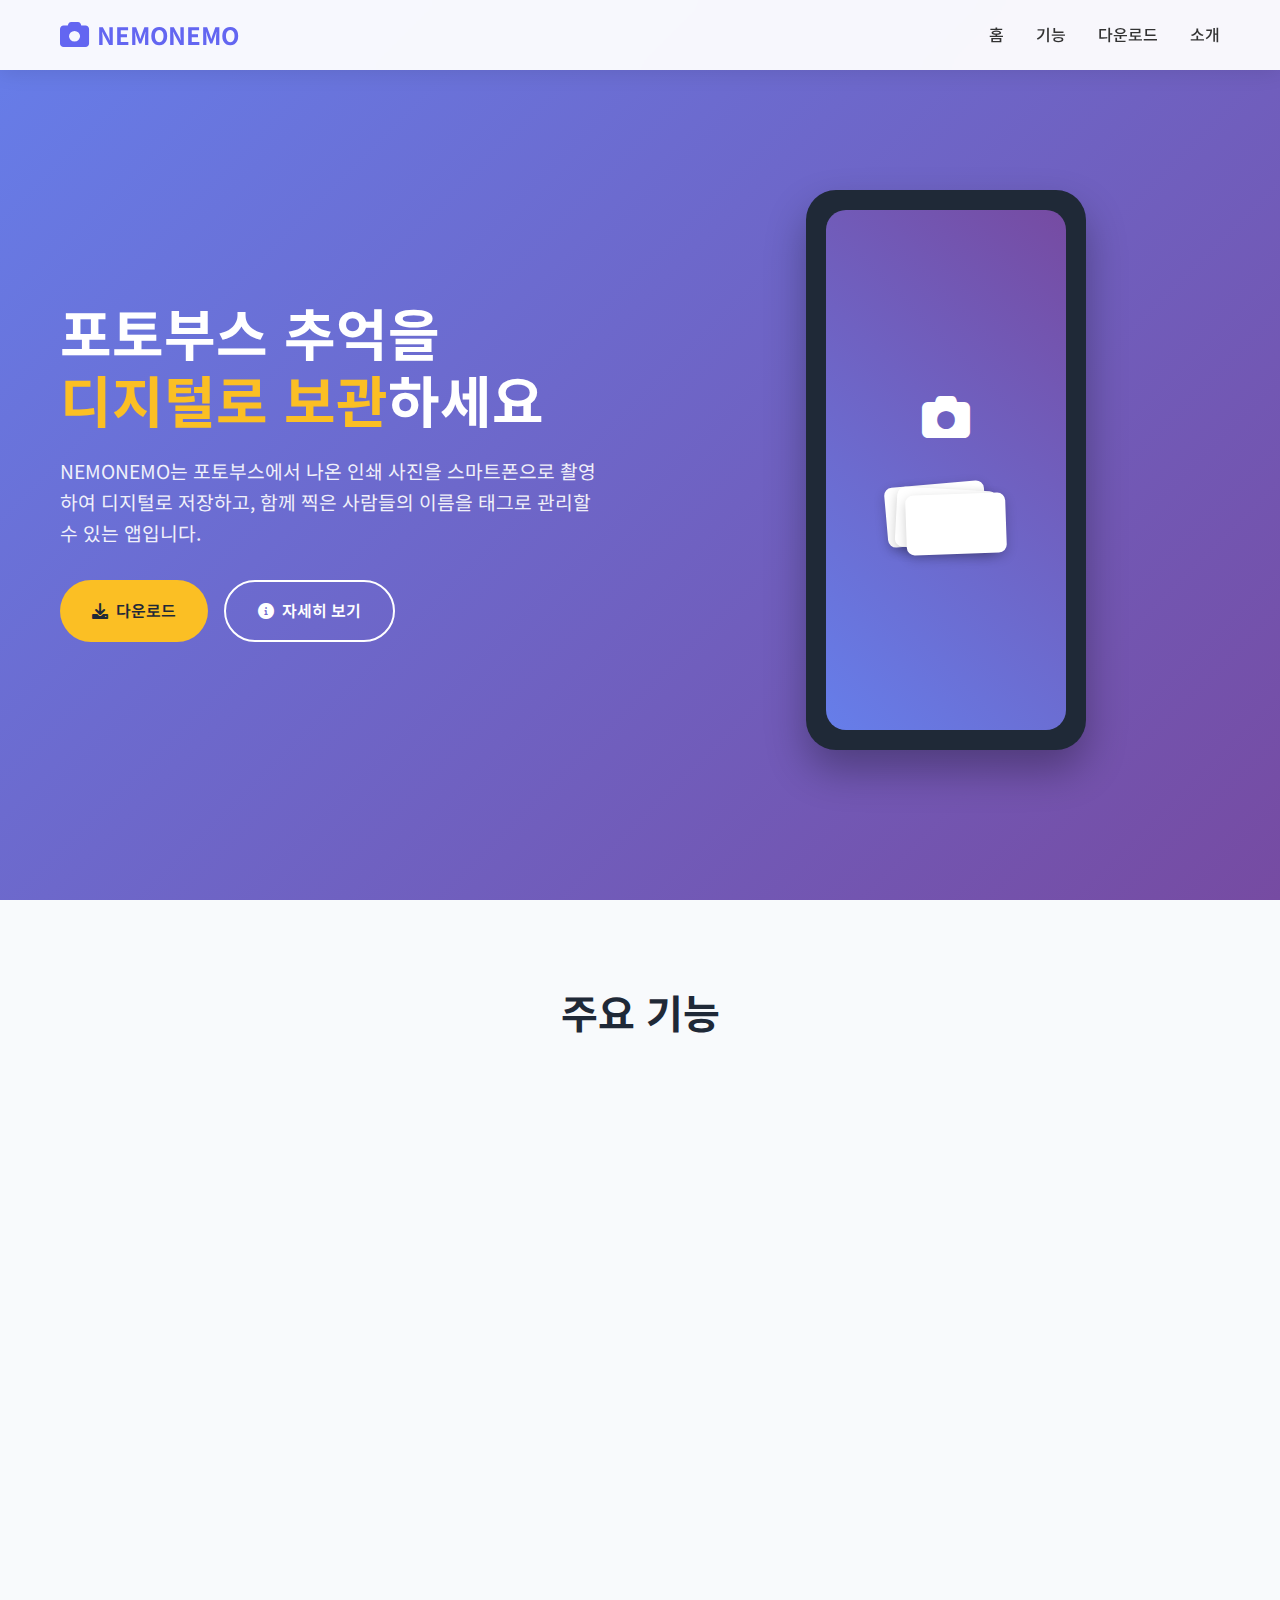
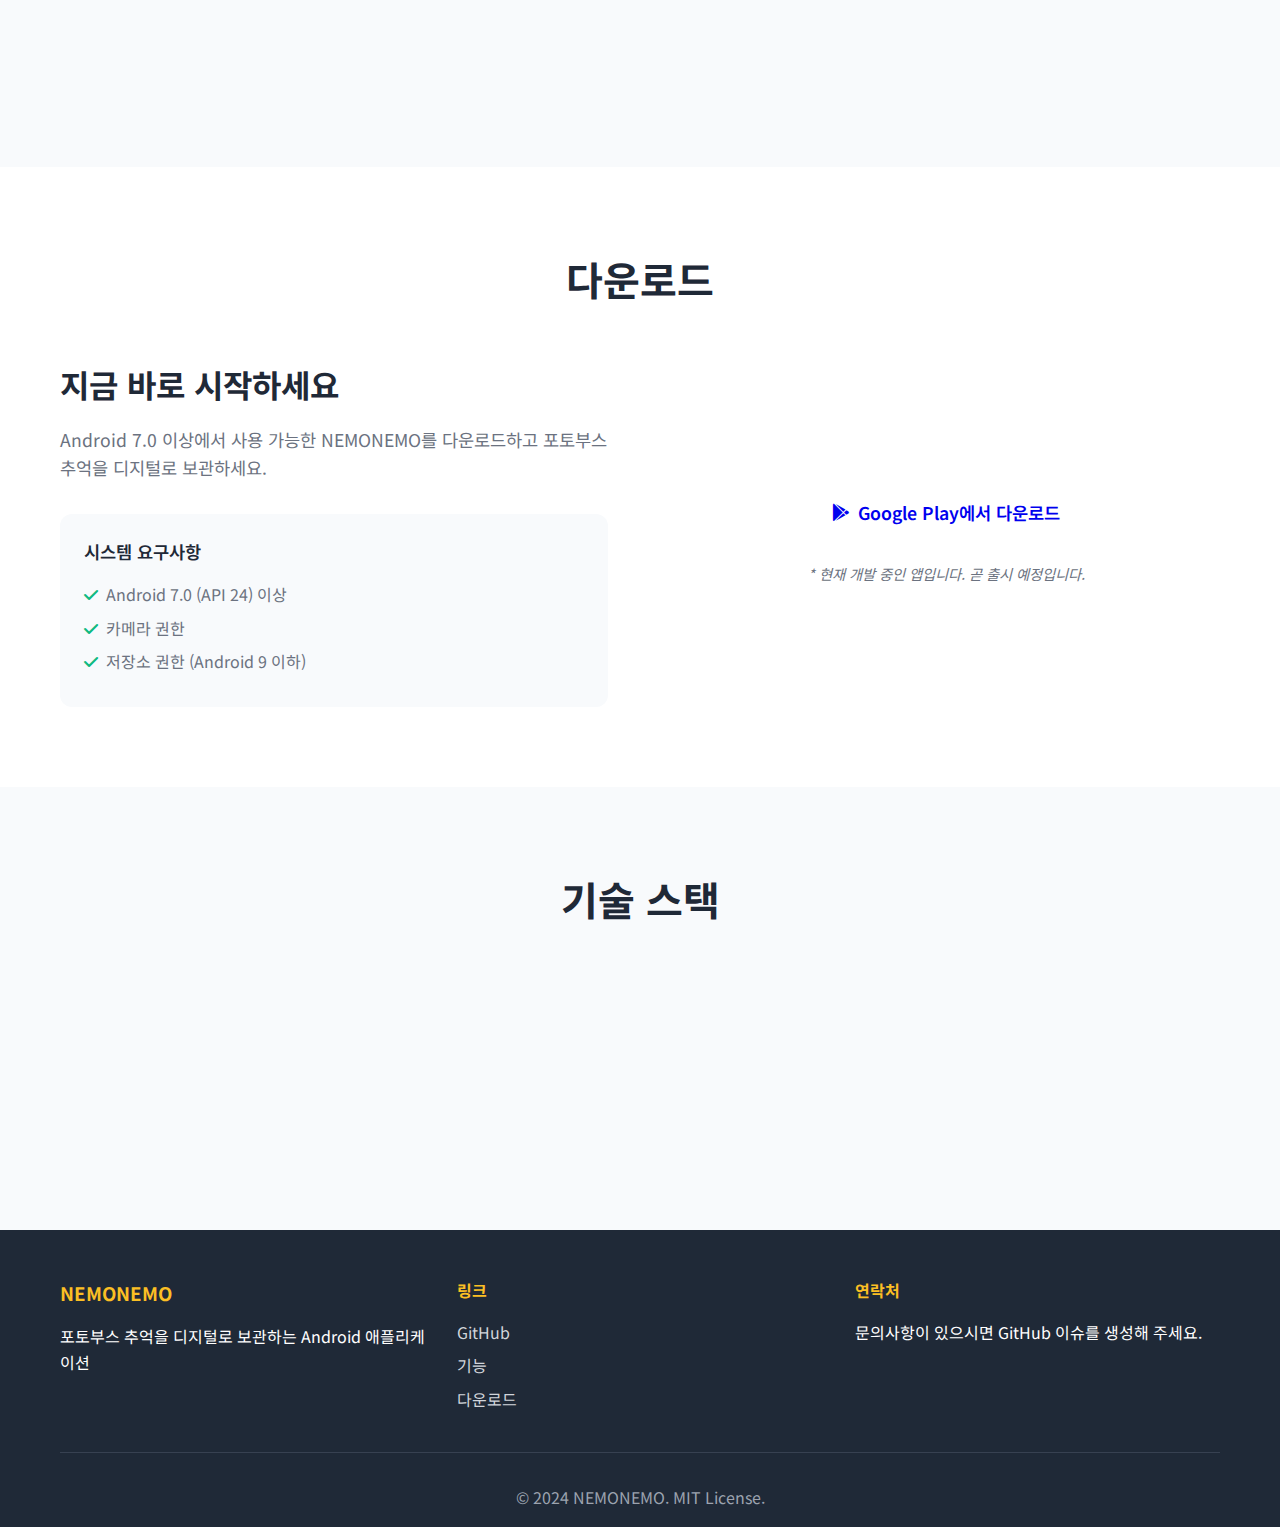
<file: index.html>
<!DOCTYPE html>
<html lang="ko">
<head>
    <meta charset="UTF-8">
    <meta name="viewport" content="width=device-width, initial-scale=1.0">
    <title>NEMONEMO - 포토부스 추억 디지털화 앱</title>
    <link rel="stylesheet" href="styles.css">
    <link href="https://fonts.googleapis.com/css2?family=Noto+Sans+KR:wght@300;400;500;700&display=swap" rel="stylesheet">
    <link rel="stylesheet" href="https://cdnjs.cloudflare.com/ajax/libs/font-awesome/6.0.0/css/all.min.css">
</head>
<body>
    <header class="header">
        <nav class="navbar">
            <div class="nav-container">
                <div class="nav-logo">
                    <i class="fas fa-camera"></i>
                    <span>NEMONEMO</span>
                </div>
                <ul class="nav-menu">
                    <li><a href="#home">홈</a></li>
                    <li><a href="#features">기능</a></li>
                    <li><a href="#download">다운로드</a></li>
                    <li><a href="#about">소개</a></li>
                </ul>
                <div class="hamburger">
                    <span></span>
                    <span></span>
                    <span></span>
                </div>
            </div>
        </nav>
    </header>

    <main>
        <section id="home" class="hero">
            <div class="hero-container">
                <div class="hero-content">
                    <h1 class="hero-title">
                        포토부스 추억을<br>
                        <span class="highlight">디지털로 보관</span>하세요
                    </h1>
                    <p class="hero-description">
                        NEMONEMO는 포토부스에서 나온 인쇄 사진을 스마트폰으로 촬영하여 
                        디지털로 저장하고, 함께 찍은 사람들의 이름을 태그로 관리할 수 있는 앱입니다.
                    </p>
                    <div class="hero-buttons">
                        <a href="#download" class="btn btn-primary">
                            <i class="fas fa-download"></i>
                            다운로드
                        </a>
                        <a href="#features" class="btn btn-secondary">
                            <i class="fas fa-info-circle"></i>
                            자세히 보기
                        </a>
                    </div>
                </div>
                <div class="hero-image">
                    <div class="phone-mockup">
                        <div class="phone-screen">
                            <div class="app-preview">
                                <div class="camera-icon">
                                    <i class="fas fa-camera"></i>
                                </div>
                                <div class="photo-stack">
                                    <div class="photo photo-1"></div>
                                    <div class="photo photo-2"></div>
                                    <div class="photo photo-3"></div>
                                </div>
                            </div>
                        </div>
                    </div>
                </div>
            </div>
        </section>

        <section id="features" class="features">
            <div class="container">
                <h2 class="section-title">주요 기능</h2>
                <div class="features-grid">
                    <div class="feature-card">
                        <div class="feature-icon">
                            <i class="fas fa-camera"></i>
                        </div>
                        <h3>포토부스 사진 촬영</h3>
                        <p>ML Kit Document Scanner를 사용한 고품질 사진 촬영으로 포토부스 사진을 선명하게 디지털화합니다.</p>
                    </div>
                    <div class="feature-card">
                        <div class="feature-icon">
                            <i class="fas fa-images"></i>
                        </div>
                        <h3>갤러리에서 이미지 불러오기</h3>
                        <p>기존에 촬영한 포토부스 사진을 갤러리에서 선택하여 앱으로 가져올 수 있습니다.</p>
                    </div>
                    <div class="feature-card">
                        <div class="feature-icon">
                            <i class="fas fa-tags"></i>
                        </div>
                        <h3>태그 관리</h3>
                        <p>함께 찍은 사람들의 이름을 태그로 저장하여 나중에 쉽게 찾을 수 있습니다.</p>
                    </div>
                    <div class="feature-card">
                        <div class="feature-icon">
                            <i class="fas fa-bookmark"></i>
                        </div>
                        <h3>추억 보관</h3>
                        <p>촬영한 사진들을 날짜별로 정리하여 소중한 추억을 체계적으로 보관합니다.</p>
                    </div>
                    <div class="feature-card">
                        <div class="feature-icon">
                            <i class="fas fa-search"></i>
                        </div>
                        <h3>태그 필터링</h3>
                        <p>특정 사람과 찍은 사진들을 태그를 통해 쉽게 찾고 필터링할 수 있습니다.</p>
                    </div>
                    <div class="feature-card">
                        <div class="feature-icon">
                            <i class="fas fa-expand"></i>
                        </div>
                        <h3>전체화면 보기</h3>
                        <p>저장된 사진을 전체화면으로 자세히 볼 수 있어 추억을 더욱 생생하게 느낄 수 있습니다.</p>
                    </div>
                </div>
            </div>
        </section>

        <section id="download" class="download">
            <div class="container">
                <h2 class="section-title">다운로드</h2>
                <div class="download-content">
                    <div class="download-info">
                        <h3>지금 바로 시작하세요</h3>
                        <p>Android 7.0 이상에서 사용 가능한 NEMONEMO를 다운로드하고 포토부스 추억을 디지털로 보관하세요.</p>
                        <div class="system-requirements">
                            <h4>시스템 요구사항</h4>
                            <ul>
                                <li><i class="fas fa-check"></i> Android 7.0 (API 24) 이상</li>
                                <li><i class="fas fa-check"></i> 카메라 권한</li>
                                <li><i class="fas fa-check"></i> 저장소 권한 (Android 9 이하)</li>
                            </ul>
                        </div>
                    </div>
                    <div class="download-button">
                        <a href="#" class="btn btn-large">
                            <i class="fab fa-google-play"></i>
                            Google Play에서 다운로드
                        </a>
                        <p class="download-note">* 현재 개발 중인 앱입니다. 곧 출시 예정입니다.</p>
                    </div>
                </div>
            </div>
        </section>

        <section id="about" class="about">
            <div class="container">
                <h2 class="section-title">기술 스택</h2>
                <div class="tech-stack">
                    <div class="tech-item">
                        <i class="fab fa-android"></i>
                        <span>Kotlin</span>
                    </div>
                    <div class="tech-item">
                        <i class="fas fa-database"></i>
                        <span>Room Database</span>
                    </div>
                    <div class="tech-item">
                        <i class="fas fa-palette"></i>
                        <span>Material Design 3</span>
                    </div>
                    <div class="tech-item">
                        <i class="fas fa-brain"></i>
                        <span>ML Kit</span>
                    </div>
                    <div class="tech-item">
                        <i class="fas fa-image"></i>
                        <span>Glide</span>
                    </div>
                    <div class="tech-item">
                        <i class="fas fa-architecture"></i>
                        <span>MVVM</span>
                    </div>
                </div>
            </div>
        </section>
    </main>

    <footer class="footer">
        <div class="container">
            <div class="footer-content">
                <div class="footer-section">
                    <h3>NEMONEMO</h3>
                    <p>포토부스 추억을 디지털로 보관하는 Android 애플리케이션</p>
                </div>
                <div class="footer-section">
                    <h4>링크</h4>
                    <ul>
                        <li><a href="https://github.com/yourusername/nemonemo">GitHub</a></li>
                        <li><a href="#features">기능</a></li>
                        <li><a href="#download">다운로드</a></li>
                    </ul>
                </div>
                <div class="footer-section">
                    <h4>연락처</h4>
                    <p>문의사항이 있으시면 GitHub 이슈를 생성해 주세요.</p>
                </div>
            </div>
            <div class="footer-bottom">
                <p>&copy; 2024 NEMONEMO. MIT License.</p>
            </div>
        </div>
    </footer>

    <script src="script.js"></script>
</body>
</html>
</file>
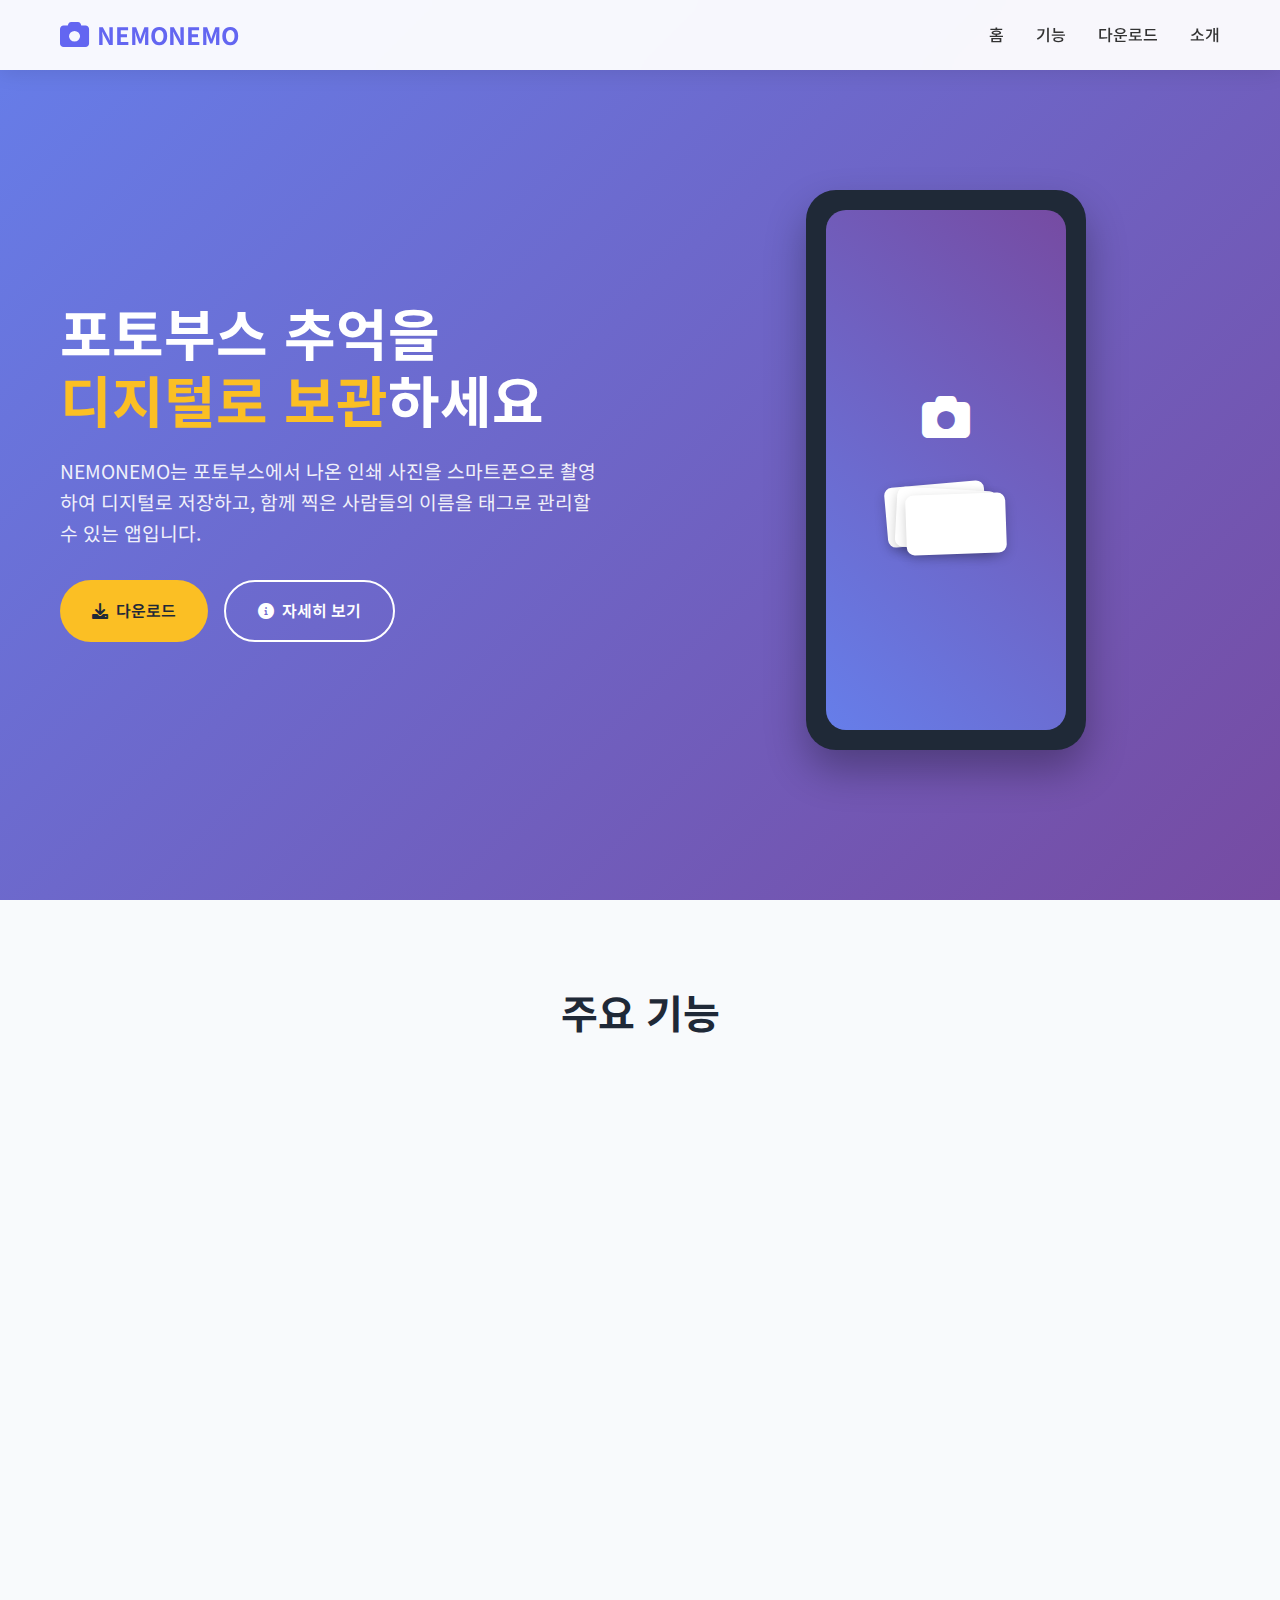
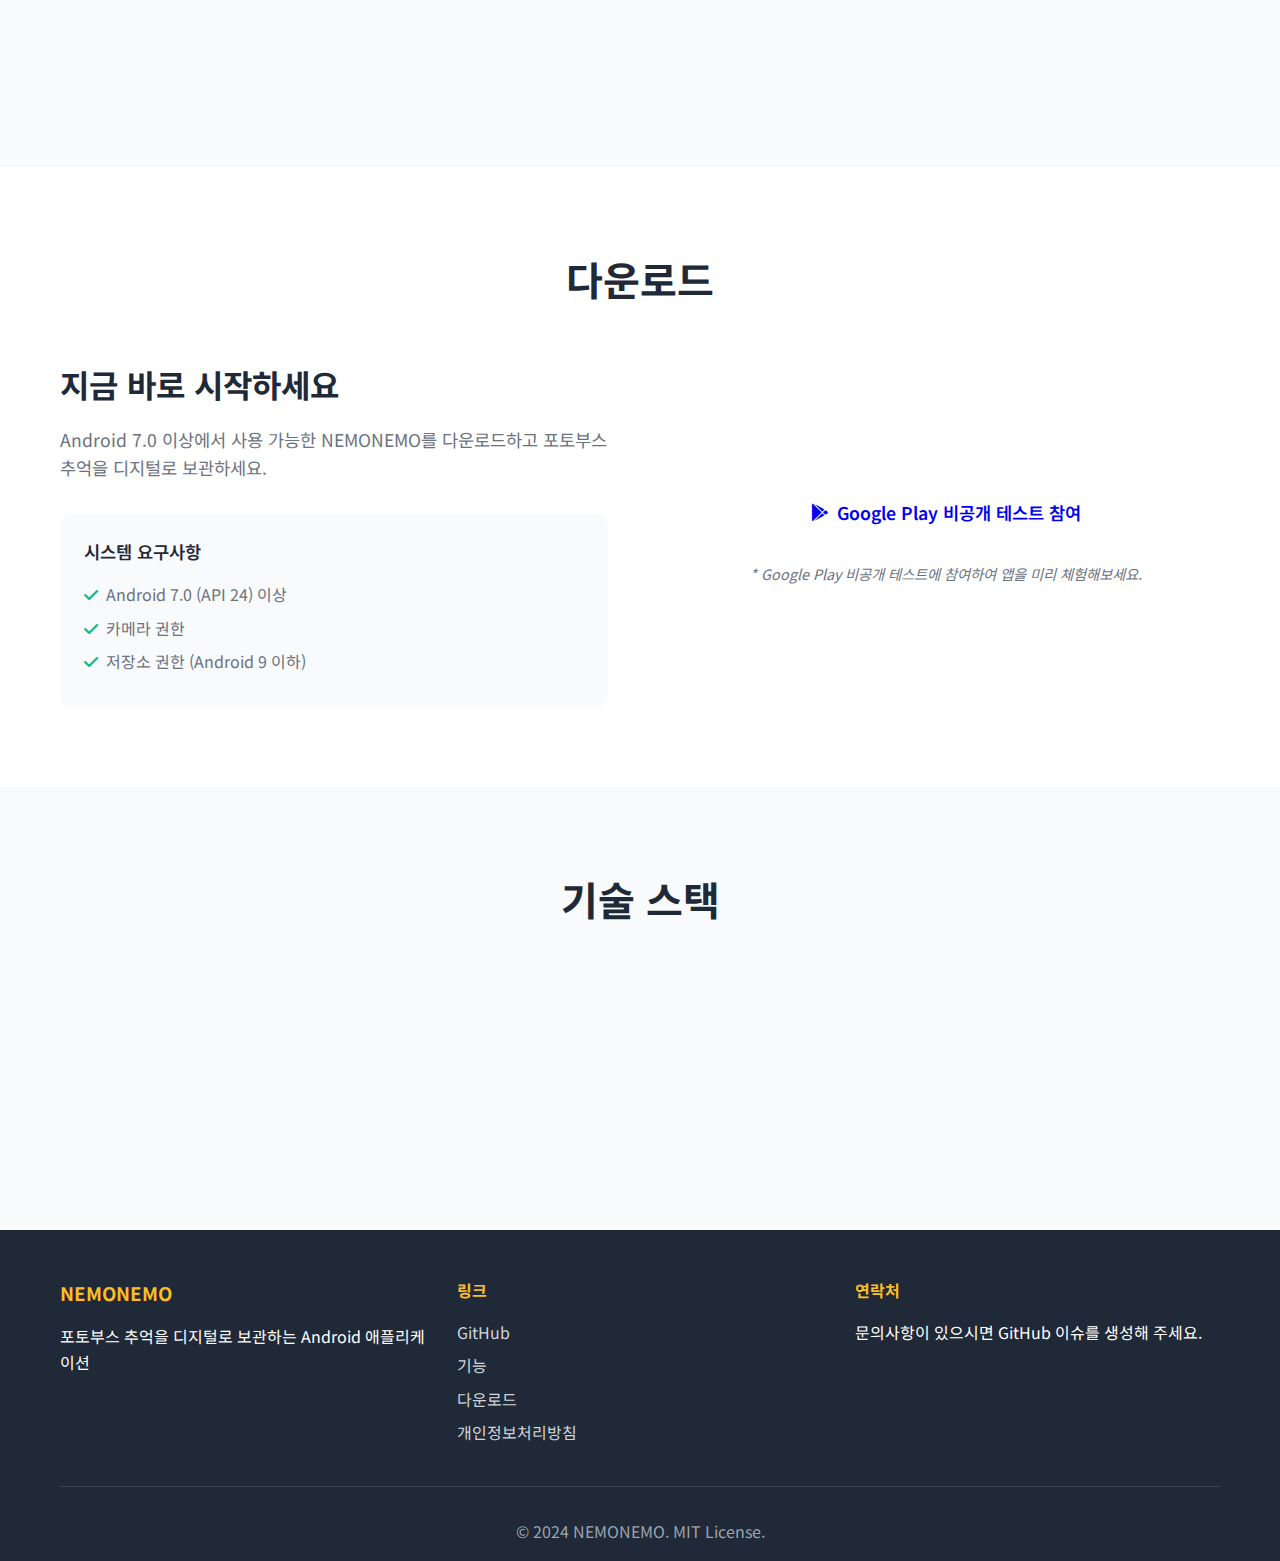
<file: docs/index.html>
<!DOCTYPE html>
<html lang="ko">
<head>
    <meta charset="UTF-8">
    <meta name="viewport" content="width=device-width, initial-scale=1.0">
    <title>NEMONEMO - 포토부스 추억 디지털화 앱</title>
    <link rel="stylesheet" href="styles.css">
    <link href="https://fonts.googleapis.com/css2?family=Noto+Sans+KR:wght@300;400;500;700&display=swap" rel="stylesheet">
    <link rel="stylesheet" href="https://cdnjs.cloudflare.com/ajax/libs/font-awesome/6.0.0/css/all.min.css">
</head>
<body>
    <header class="header">
        <nav class="navbar">
            <div class="nav-container">
                <div class="nav-logo">
                    <i class="fas fa-camera"></i>
                    <span>NEMONEMO</span>
                </div>
                <ul class="nav-menu">
                    <li><a href="#home">홈</a></li>
                    <li><a href="#features">기능</a></li>
                    <li><a href="#download">다운로드</a></li>
                    <li><a href="#about">소개</a></li>
                </ul>
                <div class="hamburger">
                    <span></span>
                    <span></span>
                    <span></span>
                </div>
            </div>
        </nav>
    </header>

    <main>
        <section id="home" class="hero">
            <div class="hero-container">
                <div class="hero-content">
                    <h1 class="hero-title">
                        포토부스 추억을<br>
                        <span class="highlight">디지털로 보관</span>하세요
                    </h1>
                    <p class="hero-description">
                        NEMONEMO는 포토부스에서 나온 인쇄 사진을 스마트폰으로 촬영하여 
                        디지털로 저장하고, 함께 찍은 사람들의 이름을 태그로 관리할 수 있는 앱입니다.
                    </p>
                    <div class="hero-buttons">
                        <a href="#download" class="btn btn-primary">
                            <i class="fas fa-download"></i>
                            다운로드
                        </a>
                        <a href="#features" class="btn btn-secondary">
                            <i class="fas fa-info-circle"></i>
                            자세히 보기
                        </a>
                    </div>
                </div>
                <div class="hero-image">
                    <div class="phone-mockup">
                        <div class="phone-screen">
                            <div class="app-preview">
                                <div class="camera-icon">
                                    <i class="fas fa-camera"></i>
                                </div>
                                <div class="photo-stack">
                                    <div class="photo photo-1"></div>
                                    <div class="photo photo-2"></div>
                                    <div class="photo photo-3"></div>
                                </div>
                            </div>
                        </div>
                    </div>
                </div>
            </div>
        </section>

        <section id="features" class="features">
            <div class="container">
                <h2 class="section-title">주요 기능</h2>
                <div class="features-grid">
                    <div class="feature-card">
                        <div class="feature-icon">
                            <i class="fas fa-camera"></i>
                        </div>
                        <h3>포토부스 사진 촬영</h3>
                        <p>ML Kit Document Scanner를 사용한 고품질 사진 촬영으로 포토부스 사진을 선명하게 디지털화합니다.</p>
                    </div>
                    <div class="feature-card">
                        <div class="feature-icon">
                            <i class="fas fa-images"></i>
                        </div>
                        <h3>갤러리에서 이미지 불러오기</h3>
                        <p>기존에 촬영한 포토부스 사진을 갤러리에서 선택하여 앱으로 가져올 수 있습니다.</p>
                    </div>
                    <div class="feature-card">
                        <div class="feature-icon">
                            <i class="fas fa-tags"></i>
                        </div>
                        <h3>태그 관리</h3>
                        <p>함께 찍은 사람들의 이름을 태그로 저장하여 나중에 쉽게 찾을 수 있습니다.</p>
                    </div>
                    <div class="feature-card">
                        <div class="feature-icon">
                            <i class="fas fa-bookmark"></i>
                        </div>
                        <h3>추억 보관</h3>
                        <p>촬영한 사진들을 날짜별로 정리하여 소중한 추억을 체계적으로 보관합니다.</p>
                    </div>
                    <div class="feature-card">
                        <div class="feature-icon">
                            <i class="fas fa-search"></i>
                        </div>
                        <h3>태그 필터링</h3>
                        <p>특정 사람과 찍은 사진들을 태그를 통해 쉽게 찾고 필터링할 수 있습니다.</p>
                    </div>
                    <div class="feature-card">
                        <div class="feature-icon">
                            <i class="fas fa-expand"></i>
                        </div>
                        <h3>전체화면 보기</h3>
                        <p>저장된 사진을 전체화면으로 자세히 볼 수 있어 추억을 더욱 생생하게 느낄 수 있습니다.</p>
                    </div>
                </div>
            </div>
        </section>

        <section id="download" class="download">
            <div class="container">
                <h2 class="section-title">다운로드</h2>
                <div class="download-content">
                    <div class="download-info">
                        <h3>지금 바로 시작하세요</h3>
                        <p>Android 7.0 이상에서 사용 가능한 NEMONEMO를 다운로드하고 포토부스 추억을 디지털로 보관하세요.</p>
                        <div class="system-requirements">
                            <h4>시스템 요구사항</h4>
                            <ul>
                                <li><i class="fas fa-check"></i> Android 7.0 (API 24) 이상</li>
                                <li><i class="fas fa-check"></i> 카메라 권한</li>
                                <li><i class="fas fa-check"></i> 저장소 권한 (Android 9 이하)</li>
                            </ul>
                        </div>
                    </div>
                    <div class="download-button">
                        <a href="https://play.google.com/apps/testing/com.seango.nemonemo" class="btn btn-large" target="_blank" rel="noopener noreferrer">
                            <i class="fab fa-google-play"></i>
                            Google Play 비공개 테스트 참여
                        </a>
                        <p class="download-note">* Google Play 비공개 테스트에 참여하여 앱을 미리 체험해보세요.</p>
                    </div>
                </div>
            </div>
        </section>

        <section id="about" class="about">
            <div class="container">
                <h2 class="section-title">기술 스택</h2>
                <div class="tech-stack">
                    <div class="tech-item">
                        <i class="fab fa-android"></i>
                        <span>Kotlin</span>
                    </div>
                    <div class="tech-item">
                        <i class="fas fa-database"></i>
                        <span>Room Database</span>
                    </div>
                    <div class="tech-item">
                        <i class="fas fa-palette"></i>
                        <span>Material Design 3</span>
                    </div>
                    <div class="tech-item">
                        <i class="fas fa-brain"></i>
                        <span>ML Kit</span>
                    </div>
                    <div class="tech-item">
                        <i class="fas fa-image"></i>
                        <span>Glide</span>
                    </div>
                    <div class="tech-item">
                        <i class="fas fa-architecture"></i>
                        <span>MVVM</span>
                    </div>
                </div>
            </div>
        </section>
    </main>

    <footer class="footer">
        <div class="container">
            <div class="footer-content">
                <div class="footer-section">
                    <h3>NEMONEMO</h3>
                    <p>포토부스 추억을 디지털로 보관하는 Android 애플리케이션</p>
                </div>
                <div class="footer-section">
                    <h4>링크</h4>
                    <ul>
                        <li><a href="https://github.com/nothinking/nemonemo">GitHub</a></li>
                        <li><a href="#features">기능</a></li>
                        <li><a href="#download">다운로드</a></li>
                        <li><a href="privacy.html">개인정보처리방침</a></li>
                    </ul>
                </div>
                <div class="footer-section">
                    <h4>연락처</h4>
                    <p>문의사항이 있으시면 GitHub 이슈를 생성해 주세요.</p>
                </div>
            </div>
            <div class="footer-bottom">
                <p>&copy; 2024 NEMONEMO. MIT License.</p>
            </div>
        </div>
    </footer>

    <script src="script.js"></script>
</body>
</html>
</file>
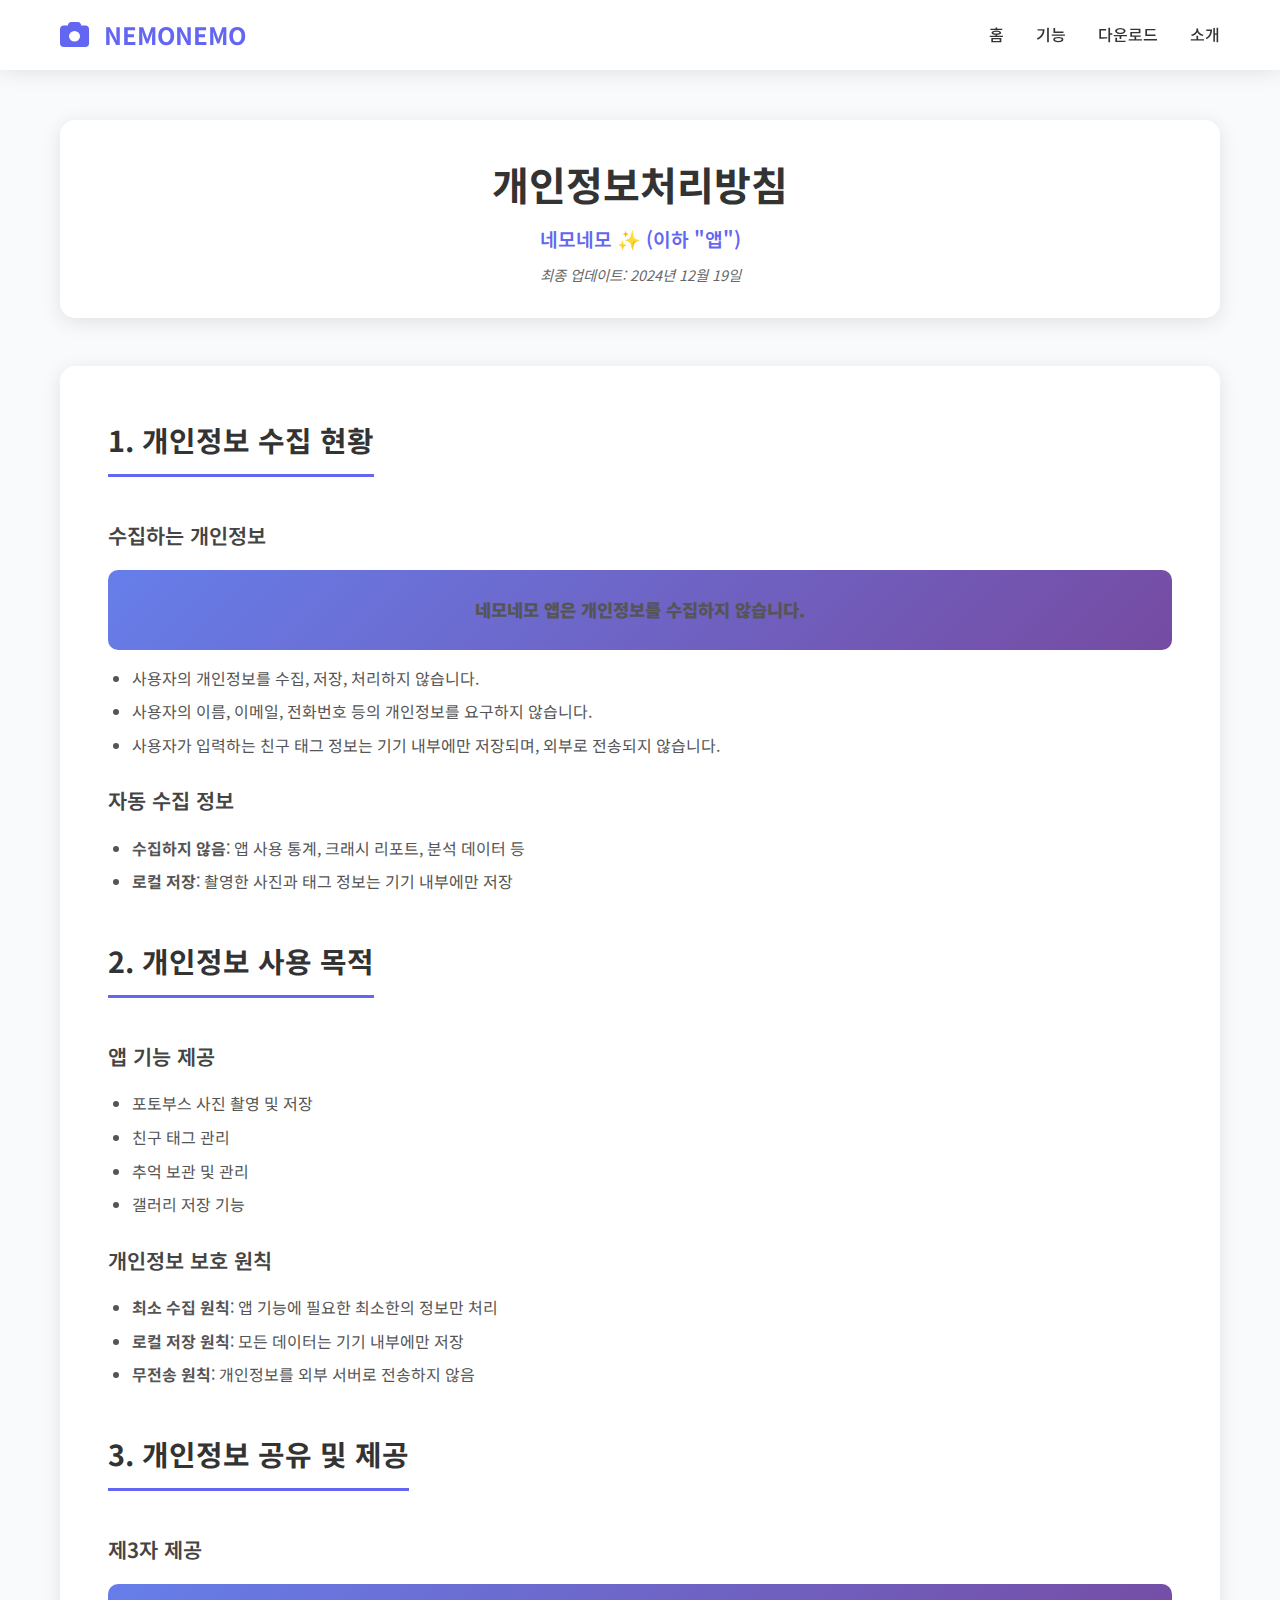
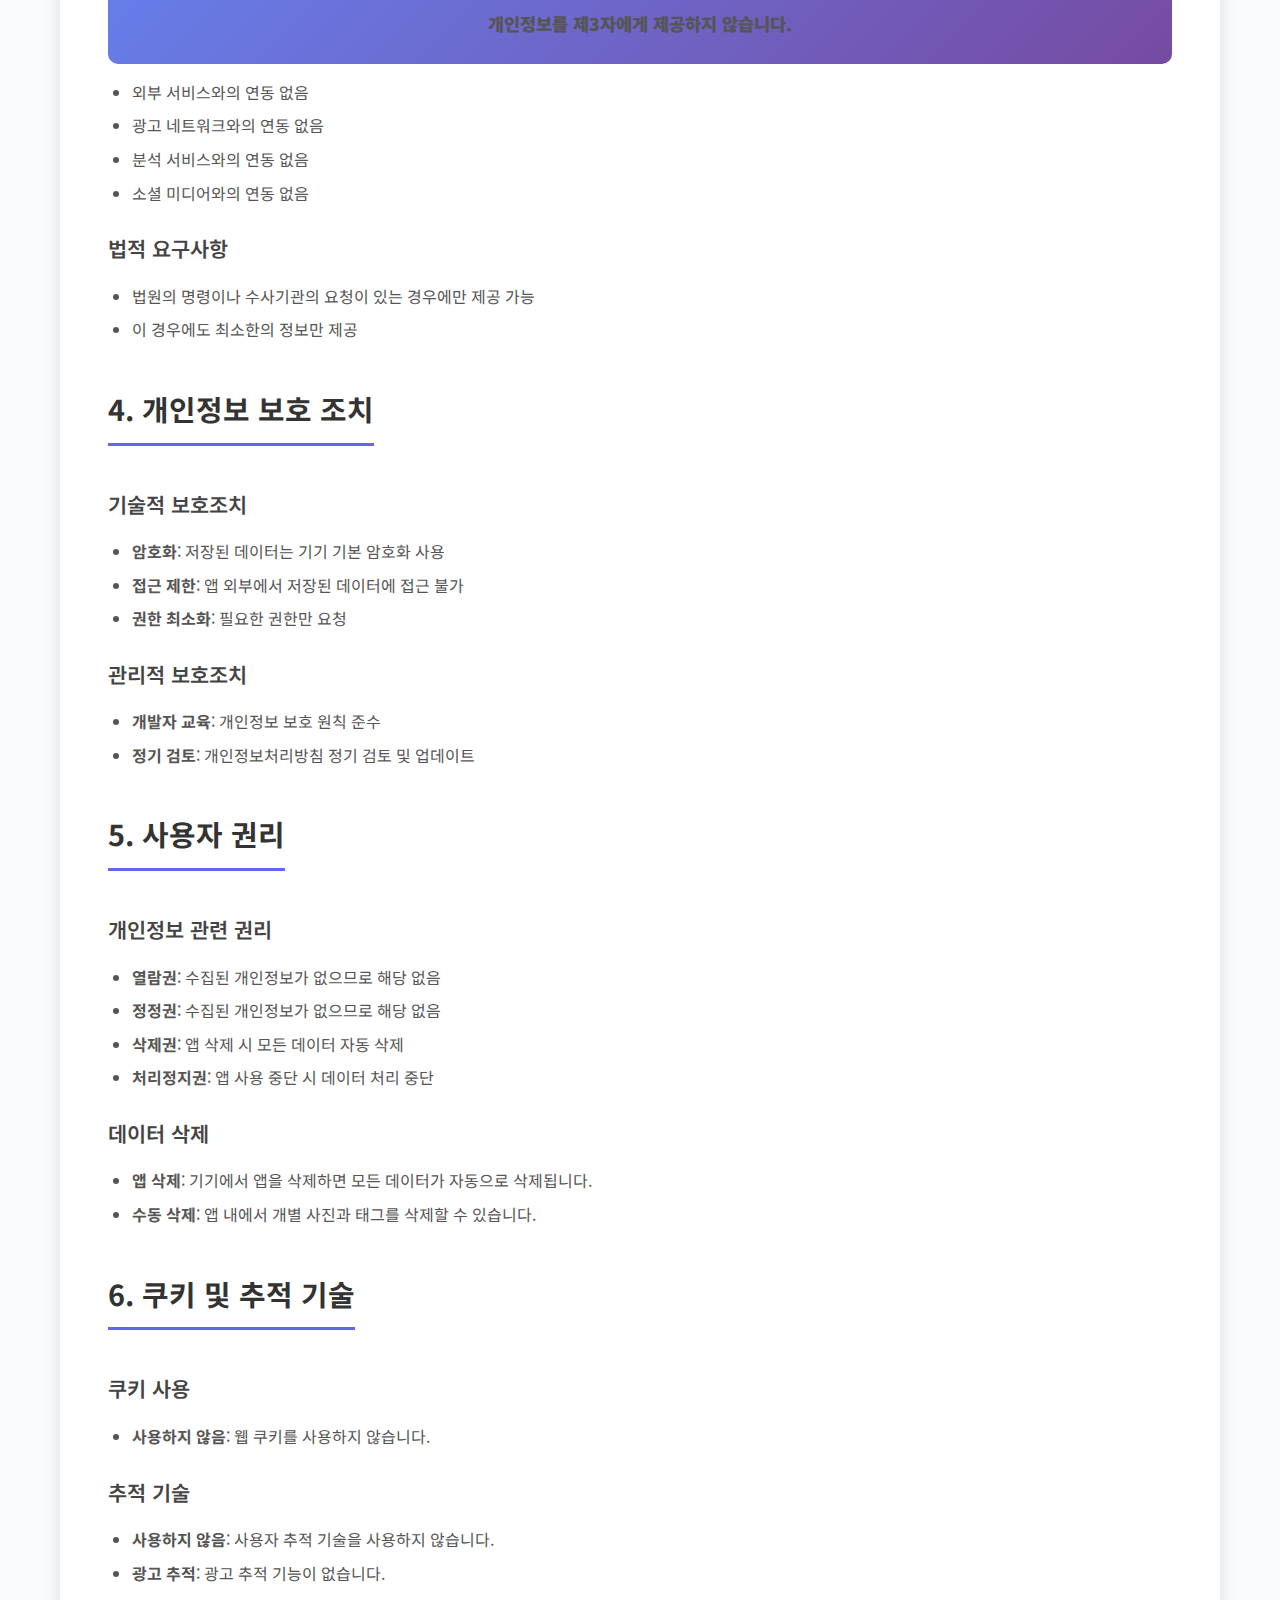
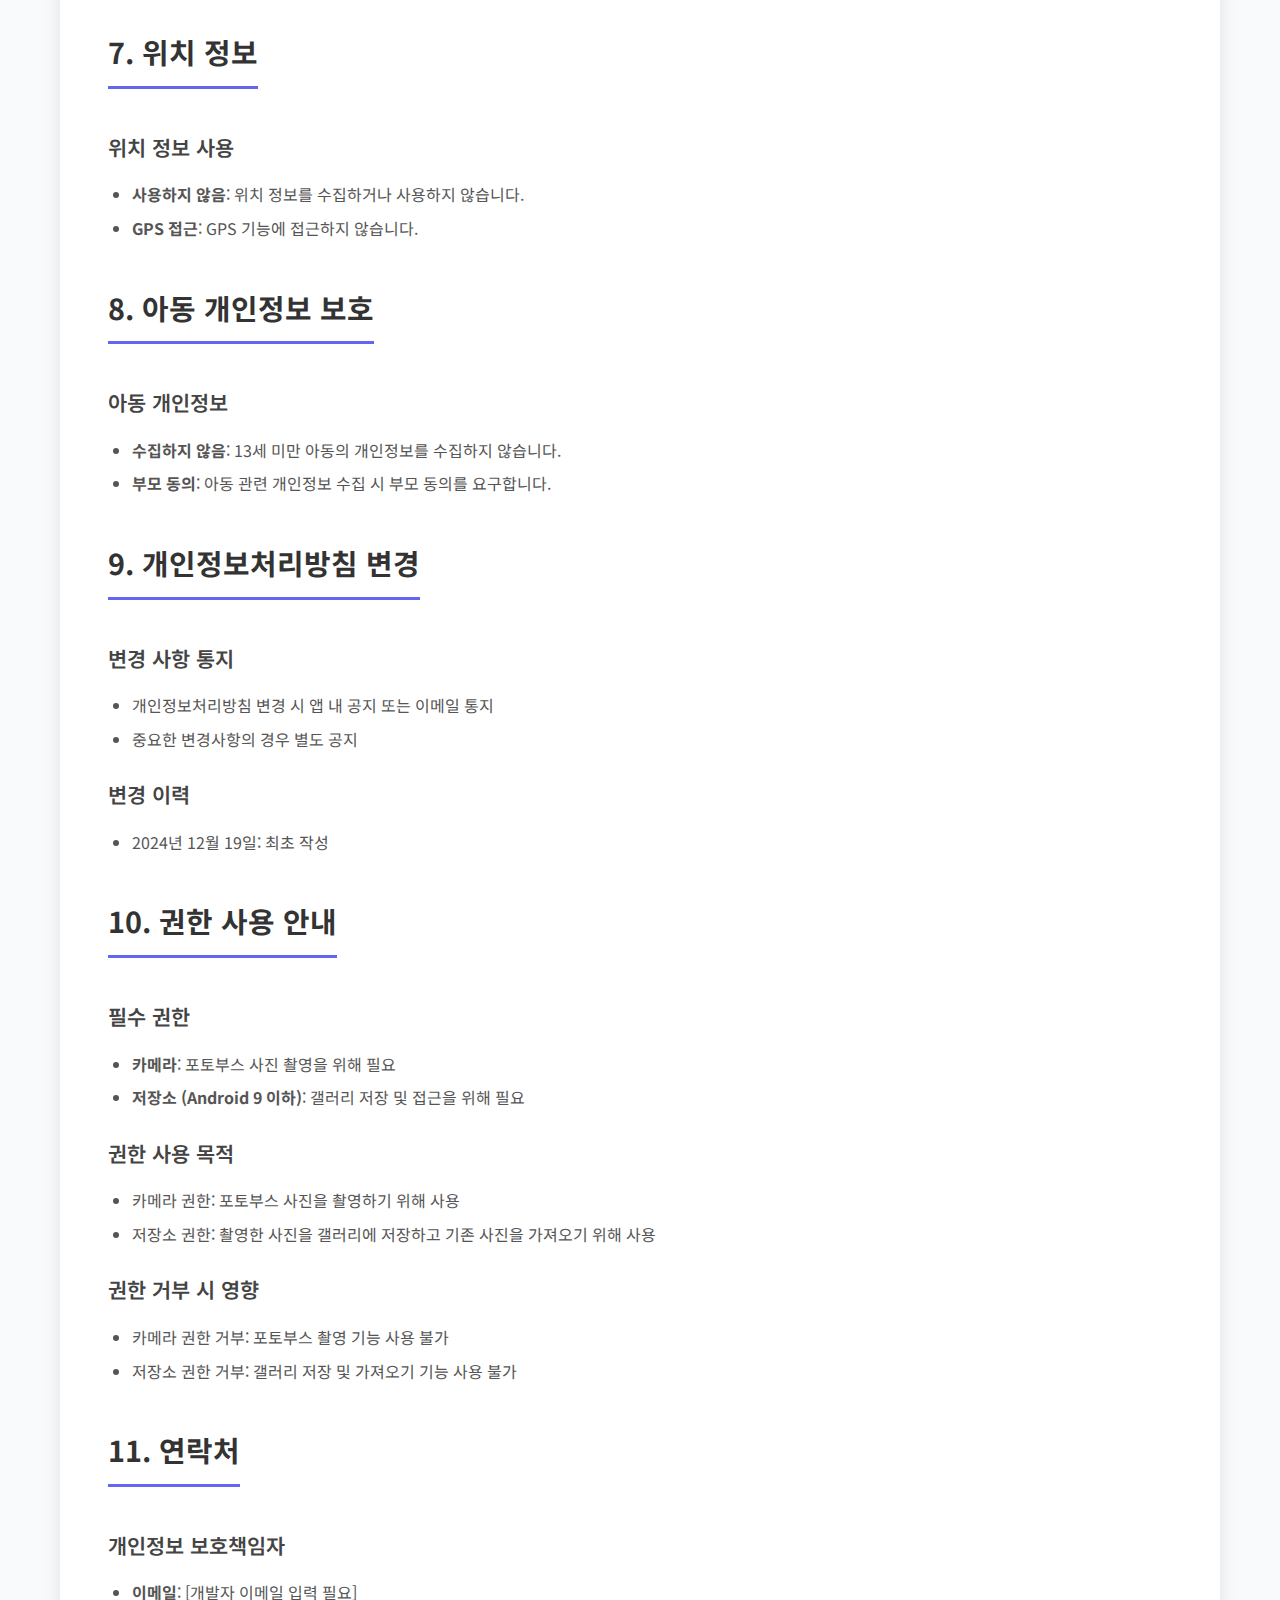
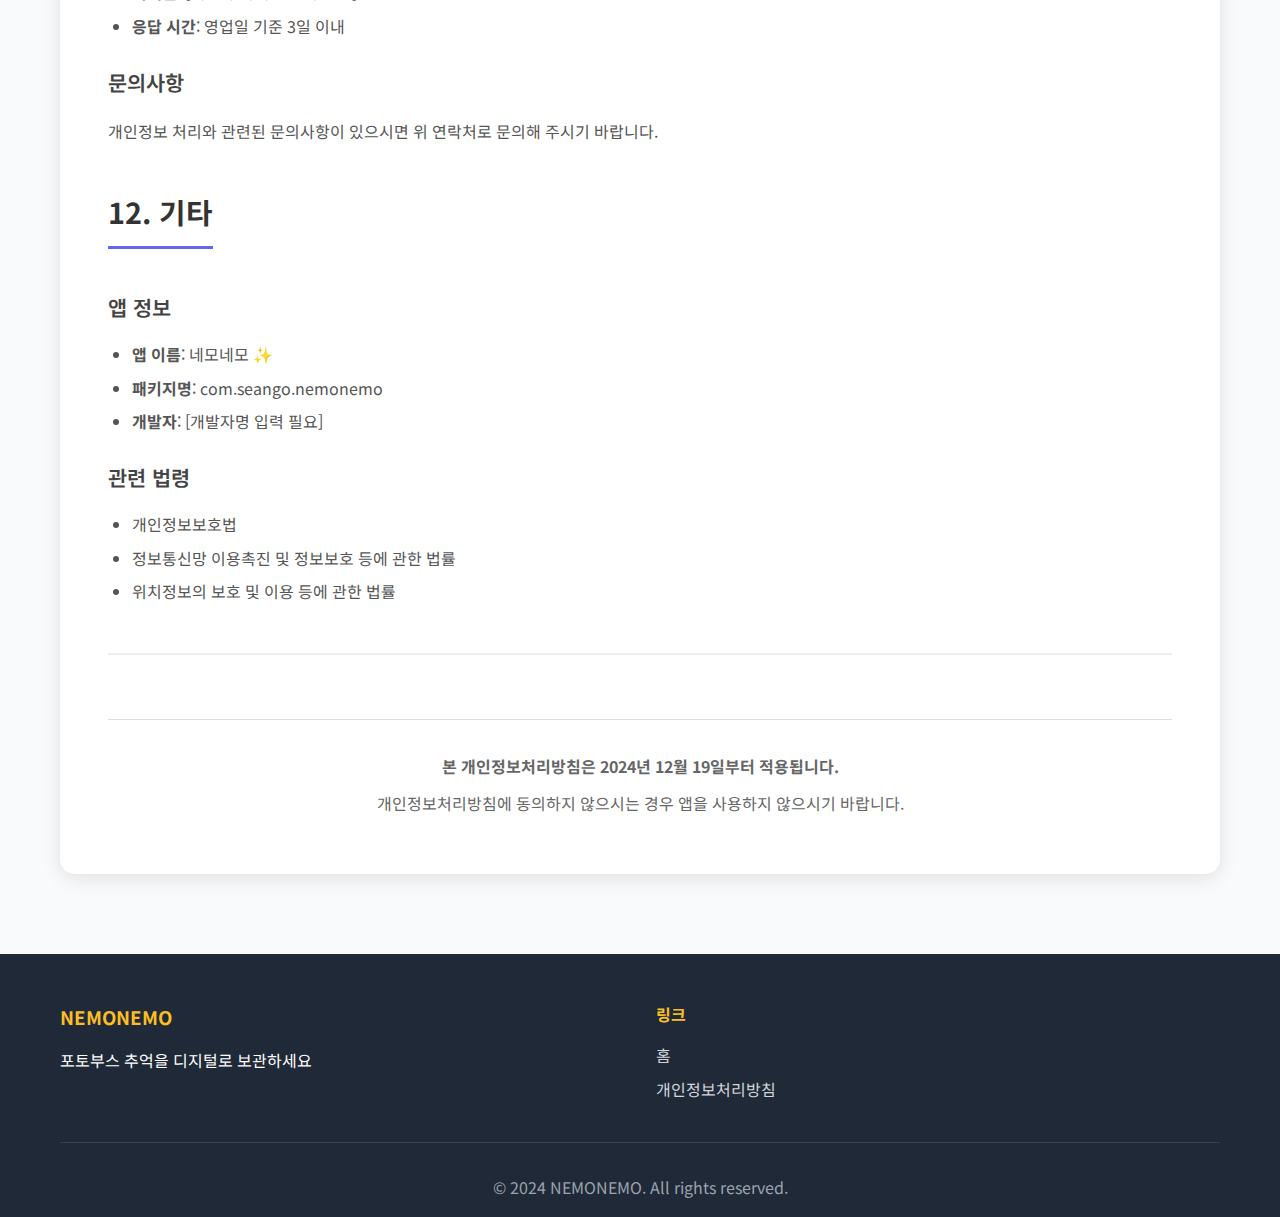
<file: docs/privacy.html>
<!DOCTYPE html>
<html lang="ko">
<head>
    <meta charset="UTF-8">
    <meta name="viewport" content="width=device-width, initial-scale=1.0">
    <title>개인정보처리방침 - NEMONEMO</title>
    <link rel="stylesheet" href="styles.css">
    <link href="https://fonts.googleapis.com/css2?family=Noto+Sans+KR:wght@300;400;500;700&display=swap" rel="stylesheet">
    <link rel="stylesheet" href="https://cdnjs.cloudflare.com/ajax/libs/font-awesome/6.0.0/css/all.min.css">
</head>
<body>
    <header class="header">
        <nav class="navbar">
            <div class="nav-container">
                <div class="nav-logo">
                    <a href="index.html" style="text-decoration: none; color: inherit;">
                        <i class="fas fa-camera"></i>
                        <span>NEMONEMO</span>
                    </a>
                </div>
                <ul class="nav-menu">
                    <li><a href="index.html#home">홈</a></li>
                    <li><a href="index.html#features">기능</a></li>
                    <li><a href="index.html#download">다운로드</a></li>
                    <li><a href="index.html#about">소개</a></li>
                </ul>
                <div class="hamburger">
                    <span></span>
                    <span></span>
                    <span></span>
                </div>
            </div>
        </nav>
    </header>

    <main>
        <section class="privacy-policy">
            <div class="container">
                <div class="privacy-header">
                    <h1 class="privacy-title">개인정보처리방침</h1>
                    <p class="privacy-subtitle">네모네모 ✨ (이하 "앱")</p>
                    <p class="privacy-date">최종 업데이트: 2024년 12월 19일</p>
                </div>

                <div class="privacy-content">
                    <div class="privacy-section">
                        <h2>1. 개인정보 수집 현황</h2>
                        <h3>수집하는 개인정보</h3>
                        <div class="highlight-box">
                            <p><strong>네모네모 앱은 개인정보를 수집하지 않습니다.</strong></p>
                        </div>
                        <ul>
                            <li>사용자의 개인정보를 수집, 저장, 처리하지 않습니다.</li>
                            <li>사용자의 이름, 이메일, 전화번호 등의 개인정보를 요구하지 않습니다.</li>
                            <li>사용자가 입력하는 친구 태그 정보는 기기 내부에만 저장되며, 외부로 전송되지 않습니다.</li>
                        </ul>

                        <h3>자동 수집 정보</h3>
                        <ul>
                            <li><strong>수집하지 않음</strong>: 앱 사용 통계, 크래시 리포트, 분석 데이터 등</li>
                            <li><strong>로컬 저장</strong>: 촬영한 사진과 태그 정보는 기기 내부에만 저장</li>
                        </ul>
                    </div>

                    <div class="privacy-section">
                        <h2>2. 개인정보 사용 목적</h2>
                        <h3>앱 기능 제공</h3>
                        <ul>
                            <li>포토부스 사진 촬영 및 저장</li>
                            <li>친구 태그 관리</li>
                            <li>추억 보관 및 관리</li>
                            <li>갤러리 저장 기능</li>
                        </ul>

                        <h3>개인정보 보호 원칙</h3>
                        <ul>
                            <li><strong>최소 수집 원칙</strong>: 앱 기능에 필요한 최소한의 정보만 처리</li>
                            <li><strong>로컬 저장 원칙</strong>: 모든 데이터는 기기 내부에만 저장</li>
                            <li><strong>무전송 원칙</strong>: 개인정보를 외부 서버로 전송하지 않음</li>
                        </ul>
                    </div>

                    <div class="privacy-section">
                        <h2>3. 개인정보 공유 및 제공</h2>
                        <h3>제3자 제공</h3>
                        <div class="highlight-box">
                            <p><strong>개인정보를 제3자에게 제공하지 않습니다.</strong></p>
                        </div>
                        <ul>
                            <li>외부 서비스와의 연동 없음</li>
                            <li>광고 네트워크와의 연동 없음</li>
                            <li>분석 서비스와의 연동 없음</li>
                            <li>소셜 미디어와의 연동 없음</li>
                        </ul>

                        <h3>법적 요구사항</h3>
                        <ul>
                            <li>법원의 명령이나 수사기관의 요청이 있는 경우에만 제공 가능</li>
                            <li>이 경우에도 최소한의 정보만 제공</li>
                        </ul>
                    </div>

                    <div class="privacy-section">
                        <h2>4. 개인정보 보호 조치</h2>
                        <h3>기술적 보호조치</h3>
                        <ul>
                            <li><strong>암호화</strong>: 저장된 데이터는 기기 기본 암호화 사용</li>
                            <li><strong>접근 제한</strong>: 앱 외부에서 저장된 데이터에 접근 불가</li>
                            <li><strong>권한 최소화</strong>: 필요한 권한만 요청</li>
                        </ul>

                        <h3>관리적 보호조치</h3>
                        <ul>
                            <li><strong>개발자 교육</strong>: 개인정보 보호 원칙 준수</li>
                            <li><strong>정기 검토</strong>: 개인정보처리방침 정기 검토 및 업데이트</li>
                        </ul>
                    </div>

                    <div class="privacy-section">
                        <h2>5. 사용자 권리</h2>
                        <h3>개인정보 관련 권리</h3>
                        <ul>
                            <li><strong>열람권</strong>: 수집된 개인정보가 없으므로 해당 없음</li>
                            <li><strong>정정권</strong>: 수집된 개인정보가 없으므로 해당 없음</li>
                            <li><strong>삭제권</strong>: 앱 삭제 시 모든 데이터 자동 삭제</li>
                            <li><strong>처리정지권</strong>: 앱 사용 중단 시 데이터 처리 중단</li>
                        </ul>

                        <h3>데이터 삭제</h3>
                        <ul>
                            <li><strong>앱 삭제</strong>: 기기에서 앱을 삭제하면 모든 데이터가 자동으로 삭제됩니다.</li>
                            <li><strong>수동 삭제</strong>: 앱 내에서 개별 사진과 태그를 삭제할 수 있습니다.</li>
                        </ul>
                    </div>

                    <div class="privacy-section">
                        <h2>6. 쿠키 및 추적 기술</h2>
                        <h3>쿠키 사용</h3>
                        <ul>
                            <li><strong>사용하지 않음</strong>: 웹 쿠키를 사용하지 않습니다.</li>
                        </ul>

                        <h3>추적 기술</h3>
                        <ul>
                            <li><strong>사용하지 않음</strong>: 사용자 추적 기술을 사용하지 않습니다.</li>
                            <li><strong>광고 추적</strong>: 광고 추적 기능이 없습니다.</li>
                        </ul>
                    </div>

                    <div class="privacy-section">
                        <h2>7. 위치 정보</h2>
                        <h3>위치 정보 사용</h3>
                        <ul>
                            <li><strong>사용하지 않음</strong>: 위치 정보를 수집하거나 사용하지 않습니다.</li>
                            <li><strong>GPS 접근</strong>: GPS 기능에 접근하지 않습니다.</li>
                        </ul>
                    </div>

                    <div class="privacy-section">
                        <h2>8. 아동 개인정보 보호</h2>
                        <h3>아동 개인정보</h3>
                        <ul>
                            <li><strong>수집하지 않음</strong>: 13세 미만 아동의 개인정보를 수집하지 않습니다.</li>
                            <li><strong>부모 동의</strong>: 아동 관련 개인정보 수집 시 부모 동의를 요구합니다.</li>
                        </ul>
                    </div>

                    <div class="privacy-section">
                        <h2>9. 개인정보처리방침 변경</h2>
                        <h3>변경 사항 통지</h3>
                        <ul>
                            <li>개인정보처리방침 변경 시 앱 내 공지 또는 이메일 통지</li>
                            <li>중요한 변경사항의 경우 별도 공지</li>
                        </ul>

                        <h3>변경 이력</h3>
                        <ul>
                            <li>2024년 12월 19일: 최초 작성</li>
                        </ul>
                    </div>

                    <div class="privacy-section">
                        <h2>10. 권한 사용 안내</h2>
                        <h3>필수 권한</h3>
                        <ul>
                            <li><strong>카메라</strong>: 포토부스 사진 촬영을 위해 필요</li>
                            <li><strong>저장소 (Android 9 이하)</strong>: 갤러리 저장 및 접근을 위해 필요</li>
                        </ul>

                        <h3>권한 사용 목적</h3>
                        <ul>
                            <li>카메라 권한: 포토부스 사진을 촬영하기 위해 사용</li>
                            <li>저장소 권한: 촬영한 사진을 갤러리에 저장하고 기존 사진을 가져오기 위해 사용</li>
                        </ul>

                        <h3>권한 거부 시 영향</h3>
                        <ul>
                            <li>카메라 권한 거부: 포토부스 촬영 기능 사용 불가</li>
                            <li>저장소 권한 거부: 갤러리 저장 및 가져오기 기능 사용 불가</li>
                        </ul>
                    </div>

                    <div class="privacy-section">
                        <h2>11. 연락처</h2>
                        <h3>개인정보 보호책임자</h3>
                        <ul>
                            <li><strong>이메일</strong>: [개발자 이메일 입력 필요]</li>
                            <li><strong>응답 시간</strong>: 영업일 기준 3일 이내</li>
                        </ul>

                        <h3>문의사항</h3>
                        <p>개인정보 처리와 관련된 문의사항이 있으시면 위 연락처로 문의해 주시기 바랍니다.</p>
                    </div>

                    <div class="privacy-section">
                        <h2>12. 기타</h2>
                        <h3>앱 정보</h3>
                        <ul>
                            <li><strong>앱 이름</strong>: 네모네모 ✨</li>
                            <li><strong>패키지명</strong>: com.seango.nemonemo</li>
                            <li><strong>개발자</strong>: [개발자명 입력 필요]</li>
                        </ul>

                        <h3>관련 법령</h3>
                        <ul>
                            <li>개인정보보호법</li>
                            <li>정보통신망 이용촉진 및 정보보호 등에 관한 법률</li>
                            <li>위치정보의 보호 및 이용 등에 관한 법률</li>
                        </ul>
                    </div>

                    <div class="privacy-footer">
                        <hr>
                        <p><strong>본 개인정보처리방침은 2024년 12월 19일부터 적용됩니다.</strong></p>
                        <p>개인정보처리방침에 동의하지 않으시는 경우 앱을 사용하지 않으시기 바랍니다.</p>
                    </div>
                </div>
            </div>
        </section>
    </main>

    <footer class="footer">
        <div class="container">
            <div class="footer-content">
                <div class="footer-section">
                    <h3>NEMONEMO</h3>
                    <p>포토부스 추억을 디지털로 보관하세요</p>
                </div>
                <div class="footer-section">
                    <h4>링크</h4>
                    <ul>
                        <li><a href="index.html">홈</a></li>
                        <li><a href="privacy.html">개인정보처리방침</a></li>
                    </ul>
                </div>
            </div>
            <div class="footer-bottom">
                <p>&copy; 2024 NEMONEMO. All rights reserved.</p>
            </div>
        </div>
    </footer>

    <script src="script.js"></script>
</body>
</html>
</file>
<file: styles.css>
/* Reset and Base Styles */
* {
    margin: 0;
    padding: 0;
    box-sizing: border-box;
}

body {
    font-family: 'Noto Sans KR', sans-serif;
    line-height: 1.6;
    color: #333;
    overflow-x: hidden;
}

.container {
    max-width: 1200px;
    margin: 0 auto;
    padding: 0 20px;
}

/* Navigation */
.header {
    position: fixed;
    top: 0;
    width: 100%;
    background: rgba(255, 255, 255, 0.95);
    backdrop-filter: blur(10px);
    z-index: 1000;
    box-shadow: 0 2px 20px rgba(0, 0, 0, 0.1);
}

.navbar {
    padding: 1rem 0;
}

.nav-container {
    max-width: 1200px;
    margin: 0 auto;
    padding: 0 20px;
    display: flex;
    justify-content: space-between;
    align-items: center;
}

.nav-logo {
    display: flex;
    align-items: center;
    font-size: 1.5rem;
    font-weight: 700;
    color: #6366f1;
}

.nav-logo i {
    margin-right: 0.5rem;
    font-size: 1.8rem;
}

.nav-menu {
    display: flex;
    list-style: none;
    gap: 2rem;
}

.nav-menu a {
    text-decoration: none;
    color: #333;
    font-weight: 500;
    transition: color 0.3s ease;
}

.nav-menu a:hover {
    color: #6366f1;
}

.hamburger {
    display: none;
    flex-direction: column;
    cursor: pointer;
}

.hamburger span {
    width: 25px;
    height: 3px;
    background: #333;
    margin: 3px 0;
    transition: 0.3s;
}

/* Hero Section */
.hero {
    padding: 120px 0 80px;
    background: linear-gradient(135deg, #667eea 0%, #764ba2 100%);
    color: white;
    min-height: 100vh;
    display: flex;
    align-items: center;
}

.hero-container {
    max-width: 1200px;
    margin: 0 auto;
    padding: 0 20px;
    display: grid;
    grid-template-columns: 1fr 1fr;
    gap: 4rem;
    align-items: center;
}

.hero-title {
    font-size: 3.5rem;
    font-weight: 700;
    line-height: 1.2;
    margin-bottom: 1.5rem;
}

.highlight {
    color: #fbbf24;
}

.hero-description {
    font-size: 1.2rem;
    margin-bottom: 2rem;
    opacity: 0.9;
}

.hero-buttons {
    display: flex;
    gap: 1rem;
    flex-wrap: wrap;
}

.btn {
    display: inline-flex;
    align-items: center;
    gap: 0.5rem;
    padding: 1rem 2rem;
    border-radius: 50px;
    text-decoration: none;
    font-weight: 600;
    transition: all 0.3s ease;
    border: none;
    cursor: pointer;
}

.btn-primary {
    background: #fbbf24;
    color: #1f2937;
}

.btn-primary:hover {
    background: #f59e0b;
    transform: translateY(-2px);
}

.btn-secondary {
    background: transparent;
    color: white;
    border: 2px solid white;
}

.btn-secondary:hover {
    background: white;
    color: #6366f1;
}

.btn-large {
    padding: 1.2rem 2.5rem;
    font-size: 1.1rem;
}

/* Phone Mockup */
.phone-mockup {
    display: flex;
    justify-content: center;
    align-items: center;
}

.phone-screen {
    width: 280px;
    height: 560px;
    background: #1f2937;
    border-radius: 30px;
    padding: 20px;
    box-shadow: 0 20px 40px rgba(0, 0, 0, 0.3);
    position: relative;
}

.app-preview {
    width: 100%;
    height: 100%;
    background: linear-gradient(45deg, #667eea, #764ba2);
    border-radius: 20px;
    display: flex;
    flex-direction: column;
    align-items: center;
    justify-content: center;
    position: relative;
    overflow: hidden;
}

.camera-icon {
    font-size: 3rem;
    color: white;
    margin-bottom: 2rem;
    animation: pulse 2s infinite;
}

.photo-stack {
    position: relative;
    width: 120px;
    height: 80px;
}

.photo {
    position: absolute;
    width: 100px;
    height: 60px;
    background: white;
    border-radius: 8px;
    box-shadow: 0 4px 12px rgba(0, 0, 0, 0.2);
}

.photo-1 {
    top: 0;
    left: 0;
    transform: rotate(-5deg);
}

.photo-2 {
    top: 5px;
    left: 10px;
    transform: rotate(3deg);
}

.photo-3 {
    top: 10px;
    left: 20px;
    transform: rotate(-2deg);
}

@keyframes pulse {
    0%, 100% { transform: scale(1); }
    50% { transform: scale(1.1); }
}

/* Features Section */
.features {
    padding: 80px 0;
    background: #f8fafc;
}

.section-title {
    text-align: center;
    font-size: 2.5rem;
    font-weight: 700;
    margin-bottom: 3rem;
    color: #1f2937;
}

.features-grid {
    display: grid;
    grid-template-columns: repeat(auto-fit, minmax(350px, 1fr));
    gap: 2rem;
}

.feature-card {
    background: white;
    padding: 2rem;
    border-radius: 16px;
    box-shadow: 0 4px 20px rgba(0, 0, 0, 0.1);
    transition: transform 0.3s ease, box-shadow 0.3s ease;
    text-align: center;
}

.feature-card:hover {
    transform: translateY(-5px);
    box-shadow: 0 8px 30px rgba(0, 0, 0, 0.15);
}

.feature-icon {
    width: 80px;
    height: 80px;
    background: linear-gradient(135deg, #667eea, #764ba2);
    border-radius: 50%;
    display: flex;
    align-items: center;
    justify-content: center;
    margin: 0 auto 1.5rem;
}

.feature-icon i {
    font-size: 2rem;
    color: white;
}

.feature-card h3 {
    font-size: 1.3rem;
    font-weight: 600;
    margin-bottom: 1rem;
    color: #1f2937;
}

.feature-card p {
    color: #6b7280;
    line-height: 1.6;
}

/* Download Section */
.download {
    padding: 80px 0;
    background: white;
}

.download-content {
    display: grid;
    grid-template-columns: 1fr 1fr;
    gap: 4rem;
    align-items: center;
}

.download-info h3 {
    font-size: 2rem;
    font-weight: 700;
    margin-bottom: 1rem;
    color: #1f2937;
}

.download-info p {
    font-size: 1.1rem;
    color: #6b7280;
    margin-bottom: 2rem;
}

.system-requirements {
    background: #f8fafc;
    padding: 1.5rem;
    border-radius: 12px;
}

.system-requirements h4 {
    font-size: 1.1rem;
    font-weight: 600;
    margin-bottom: 1rem;
    color: #1f2937;
}

.system-requirements ul {
    list-style: none;
}

.system-requirements li {
    display: flex;
    align-items: center;
    gap: 0.5rem;
    margin-bottom: 0.5rem;
    color: #6b7280;
}

.system-requirements i {
    color: #10b981;
}

.download-button {
    text-align: center;
}

.download-note {
    margin-top: 1rem;
    font-size: 0.9rem;
    color: #6b7280;
    font-style: italic;
}

/* About Section */
.about {
    padding: 80px 0;
    background: #f8fafc;
}

.tech-stack {
    display: grid;
    grid-template-columns: repeat(auto-fit, minmax(150px, 1fr));
    gap: 2rem;
    margin-top: 3rem;
}

.tech-item {
    background: white;
    padding: 2rem;
    border-radius: 12px;
    text-align: center;
    box-shadow: 0 4px 20px rgba(0, 0, 0, 0.1);
    transition: transform 0.3s ease;
}

.tech-item:hover {
    transform: translateY(-3px);
}

.tech-item i {
    font-size: 2.5rem;
    color: #6366f1;
    margin-bottom: 1rem;
}

.tech-item span {
    font-weight: 600;
    color: #1f2937;
}

/* Footer */
.footer {
    background: #1f2937;
    color: white;
    padding: 3rem 0 1rem;
}

.footer-content {
    display: grid;
    grid-template-columns: repeat(auto-fit, minmax(250px, 1fr));
    gap: 2rem;
    margin-bottom: 2rem;
}

.footer-section h3,
.footer-section h4 {
    margin-bottom: 1rem;
    color: #fbbf24;
}

.footer-section ul {
    list-style: none;
}

.footer-section ul li {
    margin-bottom: 0.5rem;
}

.footer-section a {
    color: #d1d5db;
    text-decoration: none;
    transition: color 0.3s ease;
}

.footer-section a:hover {
    color: #fbbf24;
}

.footer-bottom {
    text-align: center;
    padding-top: 2rem;
    border-top: 1px solid #374151;
    color: #9ca3af;
}

/* Responsive Design */
@media (max-width: 768px) {
    .hamburger {
        display: flex;
    }

    .nav-menu {
        display: none;
    }

    .hero-container {
        grid-template-columns: 1fr;
        text-align: center;
        gap: 2rem;
    }

    .hero-title {
        font-size: 2.5rem;
    }

    .hero-buttons {
        justify-content: center;
    }

    .features-grid {
        grid-template-columns: 1fr;
    }

    .download-content {
        grid-template-columns: 1fr;
        text-align: center;
    }

    .tech-stack {
        grid-template-columns: repeat(2, 1fr);
    }

    .footer-content {
        grid-template-columns: 1fr;
        text-align: center;
    }
}

@media (max-width: 480px) {
    .hero-title {
        font-size: 2rem;
    }

    .section-title {
        font-size: 2rem;
    }

    .btn {
        padding: 0.8rem 1.5rem;
        font-size: 0.9rem;
    }

    .tech-stack {
        grid-template-columns: 1fr;
    }
}

/* Smooth Scrolling */
html {
    scroll-behavior: smooth;
}

/* Loading Animation */
@keyframes fadeInUp {
    from {
        opacity: 0;
        transform: translateY(30px);
    }
    to {
        opacity: 1;
        transform: translateY(0);
    }
}

.feature-card,
.tech-item {
    animation: fadeInUp 0.6s ease forwards;
}

/* Custom Scrollbar */
::-webkit-scrollbar {
    width: 8px;
}

::-webkit-scrollbar-track {
    background: #f1f1f1;
}

::-webkit-scrollbar-thumb {
    background: #6366f1;
    border-radius: 4px;
}

::-webkit-scrollbar-thumb:hover {
    background: #4f46e5;
}
</file>
<file: docs/styles.css>
/* Reset and Base Styles */
* {
    margin: 0;
    padding: 0;
    box-sizing: border-box;
}

body {
    font-family: 'Noto Sans KR', sans-serif;
    line-height: 1.6;
    color: #333;
    overflow-x: hidden;
}

.container {
    max-width: 1200px;
    margin: 0 auto;
    padding: 0 20px;
}

/* Navigation */
.header {
    position: fixed;
    top: 0;
    width: 100%;
    background: rgba(255, 255, 255, 0.95);
    backdrop-filter: blur(10px);
    z-index: 1000;
    box-shadow: 0 2px 20px rgba(0, 0, 0, 0.1);
}

.navbar {
    padding: 1rem 0;
}

.nav-container {
    max-width: 1200px;
    margin: 0 auto;
    padding: 0 20px;
    display: flex;
    justify-content: space-between;
    align-items: center;
}

.nav-logo {
    display: flex;
    align-items: center;
    font-size: 1.5rem;
    font-weight: 700;
    color: #6366f1;
}

.nav-logo i {
    margin-right: 0.5rem;
    font-size: 1.8rem;
}

.nav-menu {
    display: flex;
    list-style: none;
    gap: 2rem;
}

.nav-menu a {
    text-decoration: none;
    color: #333;
    font-weight: 500;
    transition: color 0.3s ease;
}

.nav-menu a:hover {
    color: #6366f1;
}

.hamburger {
    display: none;
    flex-direction: column;
    cursor: pointer;
}

.hamburger span {
    width: 25px;
    height: 3px;
    background: #333;
    margin: 3px 0;
    transition: 0.3s;
}

/* Hero Section */
.hero {
    padding: 120px 0 80px;
    background: linear-gradient(135deg, #667eea 0%, #764ba2 100%);
    color: white;
    min-height: 100vh;
    display: flex;
    align-items: center;
}

.hero-container {
    max-width: 1200px;
    margin: 0 auto;
    padding: 0 20px;
    display: grid;
    grid-template-columns: 1fr 1fr;
    gap: 4rem;
    align-items: center;
}

.hero-title {
    font-size: 3.5rem;
    font-weight: 700;
    line-height: 1.2;
    margin-bottom: 1.5rem;
}

.highlight {
    color: #fbbf24;
}

.hero-description {
    font-size: 1.2rem;
    margin-bottom: 2rem;
    opacity: 0.9;
}

.hero-buttons {
    display: flex;
    gap: 1rem;
    flex-wrap: wrap;
}

.btn {
    display: inline-flex;
    align-items: center;
    gap: 0.5rem;
    padding: 1rem 2rem;
    border-radius: 50px;
    text-decoration: none;
    font-weight: 600;
    transition: all 0.3s ease;
    border: none;
    cursor: pointer;
}

.btn-primary {
    background: #fbbf24;
    color: #1f2937;
}

.btn-primary:hover {
    background: #f59e0b;
    transform: translateY(-2px);
}

.btn-secondary {
    background: transparent;
    color: white;
    border: 2px solid white;
}

.btn-secondary:hover {
    background: white;
    color: #6366f1;
}

.btn-large {
    padding: 1.2rem 2.5rem;
    font-size: 1.1rem;
}

/* Phone Mockup */
.phone-mockup {
    display: flex;
    justify-content: center;
    align-items: center;
}

.phone-screen {
    width: 280px;
    height: 560px;
    background: #1f2937;
    border-radius: 30px;
    padding: 20px;
    box-shadow: 0 20px 40px rgba(0, 0, 0, 0.3);
    position: relative;
}

.app-preview {
    width: 100%;
    height: 100%;
    background: linear-gradient(45deg, #667eea, #764ba2);
    border-radius: 20px;
    display: flex;
    flex-direction: column;
    align-items: center;
    justify-content: center;
    position: relative;
    overflow: hidden;
}

.camera-icon {
    font-size: 3rem;
    color: white;
    margin-bottom: 2rem;
    animation: pulse 2s infinite;
}

.photo-stack {
    position: relative;
    width: 120px;
    height: 80px;
}

.photo {
    position: absolute;
    width: 100px;
    height: 60px;
    background: white;
    border-radius: 8px;
    box-shadow: 0 4px 12px rgba(0, 0, 0, 0.2);
}

.photo-1 {
    top: 0;
    left: 0;
    transform: rotate(-5deg);
}

.photo-2 {
    top: 5px;
    left: 10px;
    transform: rotate(3deg);
}

.photo-3 {
    top: 10px;
    left: 20px;
    transform: rotate(-2deg);
}

@keyframes pulse {
    0%, 100% { transform: scale(1); }
    50% { transform: scale(1.1); }
}

/* Features Section */
.features {
    padding: 80px 0;
    background: #f8fafc;
}

.section-title {
    text-align: center;
    font-size: 2.5rem;
    font-weight: 700;
    margin-bottom: 3rem;
    color: #1f2937;
}

.features-grid {
    display: grid;
    grid-template-columns: repeat(auto-fit, minmax(350px, 1fr));
    gap: 2rem;
}

.feature-card {
    background: white;
    padding: 2rem;
    border-radius: 16px;
    box-shadow: 0 4px 20px rgba(0, 0, 0, 0.1);
    transition: transform 0.3s ease, box-shadow 0.3s ease;
    text-align: center;
}

.feature-card:hover {
    transform: translateY(-5px);
    box-shadow: 0 8px 30px rgba(0, 0, 0, 0.15);
}

.feature-icon {
    width: 80px;
    height: 80px;
    background: linear-gradient(135deg, #667eea, #764ba2);
    border-radius: 50%;
    display: flex;
    align-items: center;
    justify-content: center;
    margin: 0 auto 1.5rem;
}

.feature-icon i {
    font-size: 2rem;
    color: white;
}

.feature-card h3 {
    font-size: 1.3rem;
    font-weight: 600;
    margin-bottom: 1rem;
    color: #1f2937;
}

.feature-card p {
    color: #6b7280;
    line-height: 1.6;
}

/* Download Section */
.download {
    padding: 80px 0;
    background: white;
}

.download-content {
    display: grid;
    grid-template-columns: 1fr 1fr;
    gap: 4rem;
    align-items: center;
}

.download-info h3 {
    font-size: 2rem;
    font-weight: 700;
    margin-bottom: 1rem;
    color: #1f2937;
}

.download-info p {
    font-size: 1.1rem;
    color: #6b7280;
    margin-bottom: 2rem;
}

.system-requirements {
    background: #f8fafc;
    padding: 1.5rem;
    border-radius: 12px;
}

.system-requirements h4 {
    font-size: 1.1rem;
    font-weight: 600;
    margin-bottom: 1rem;
    color: #1f2937;
}

.system-requirements ul {
    list-style: none;
}

.system-requirements li {
    display: flex;
    align-items: center;
    gap: 0.5rem;
    margin-bottom: 0.5rem;
    color: #6b7280;
}

.system-requirements i {
    color: #10b981;
}

.download-button {
    text-align: center;
}

.download-note {
    margin-top: 1rem;
    font-size: 0.9rem;
    color: #6b7280;
    font-style: italic;
}

/* About Section */
.about {
    padding: 80px 0;
    background: #f8fafc;
}

.tech-stack {
    display: grid;
    grid-template-columns: repeat(auto-fit, minmax(150px, 1fr));
    gap: 2rem;
    margin-top: 3rem;
}

.tech-item {
    background: white;
    padding: 2rem;
    border-radius: 12px;
    text-align: center;
    box-shadow: 0 4px 20px rgba(0, 0, 0, 0.1);
    transition: transform 0.3s ease;
}

.tech-item:hover {
    transform: translateY(-3px);
}

.tech-item i {
    font-size: 2.5rem;
    color: #6366f1;
    margin-bottom: 1rem;
}

.tech-item span {
    font-weight: 600;
    color: #1f2937;
}

/* Footer */
.footer {
    background: #1f2937;
    color: white;
    padding: 3rem 0 1rem;
}

.footer-content {
    display: grid;
    grid-template-columns: repeat(auto-fit, minmax(250px, 1fr));
    gap: 2rem;
    margin-bottom: 2rem;
}

.footer-section h3,
.footer-section h4 {
    margin-bottom: 1rem;
    color: #fbbf24;
}

.footer-section ul {
    list-style: none;
}

.footer-section ul li {
    margin-bottom: 0.5rem;
}

.footer-section a {
    color: #d1d5db;
    text-decoration: none;
    transition: color 0.3s ease;
}

.footer-section a:hover {
    color: #fbbf24;
}

.footer-bottom {
    text-align: center;
    padding-top: 2rem;
    border-top: 1px solid #374151;
    color: #9ca3af;
}

/* Responsive Design */
@media (max-width: 768px) {
    .hamburger {
        display: flex;
    }

    .nav-menu {
        display: none;
    }

    .hero-container {
        grid-template-columns: 1fr;
        text-align: center;
        gap: 2rem;
    }

    .hero-title {
        font-size: 2.5rem;
    }

    .hero-buttons {
        justify-content: center;
    }

    .features-grid {
        grid-template-columns: 1fr;
    }

    .download-content {
        grid-template-columns: 1fr;
        text-align: center;
    }

    .tech-stack {
        grid-template-columns: repeat(2, 1fr);
    }

    .footer-content {
        grid-template-columns: 1fr;
        text-align: center;
    }
}

@media (max-width: 480px) {
    .hero-title {
        font-size: 2rem;
    }

    .section-title {
        font-size: 2rem;
    }

    .btn {
        padding: 0.8rem 1.5rem;
        font-size: 0.9rem;
    }

    .tech-stack {
        grid-template-columns: 1fr;
    }
}

/* Smooth Scrolling */
html {
    scroll-behavior: smooth;
}

/* Loading Animation */
@keyframes fadeInUp {
    from {
        opacity: 0;
        transform: translateY(30px);
    }
    to {
        opacity: 1;
        transform: translateY(0);
    }
}

.feature-card,
.tech-item {
    animation: fadeInUp 0.6s ease forwards;
}

/* Custom Scrollbar */
::-webkit-scrollbar {
    width: 8px;
}

::-webkit-scrollbar-track {
    background: #f1f1f1;
}

::-webkit-scrollbar-thumb {
    background: #6366f1;
    border-radius: 4px;
}

::-webkit-scrollbar-thumb:hover {
    background: #4f46e5;
}

/* Privacy Policy Styles */
.privacy-policy {
    padding: 120px 0 80px;
    background: #f8fafc;
    min-height: 100vh;
}

.privacy-header {
    text-align: center;
    margin-bottom: 3rem;
    padding: 2rem;
    background: white;
    border-radius: 15px;
    box-shadow: 0 4px 20px rgba(0, 0, 0, 0.1);
}

.privacy-title {
    font-size: 2.5rem;
    font-weight: 700;
    color: #333;
    margin-bottom: 0.5rem;
}

.privacy-subtitle {
    font-size: 1.2rem;
    color: #6366f1;
    font-weight: 600;
    margin-bottom: 0.5rem;
}

.privacy-date {
    font-size: 0.9rem;
    color: #666;
    font-style: italic;
}

.privacy-content {
    background: white;
    border-radius: 15px;
    padding: 3rem;
    box-shadow: 0 4px 20px rgba(0, 0, 0, 0.1);
    line-height: 1.8;
}

.privacy-section {
    margin-bottom: 2.5rem;
}

.privacy-section:last-child {
    margin-bottom: 0;
}

.privacy-section h2 {
    font-size: 1.8rem;
    font-weight: 700;
    color: #333;
    margin-bottom: 1rem;
    padding-bottom: 0.5rem;
    border-bottom: 3px solid #6366f1;
    display: inline-block;
}

.privacy-section h3 {
    font-size: 1.3rem;
    font-weight: 600;
    color: #444;
    margin: 1.5rem 0 1rem 0;
}

.privacy-section p {
    margin-bottom: 1rem;
    color: #555;
}

.privacy-section ul {
    margin: 1rem 0;
    padding-left: 1.5rem;
}

.privacy-section li {
    margin-bottom: 0.5rem;
    color: #555;
    line-height: 1.6;
}

.highlight-box {
    background: linear-gradient(135deg, #667eea 0%, #764ba2 100%);
    color: white;
    padding: 1.5rem;
    border-radius: 10px;
    margin: 1rem 0;
    text-align: center;
}

.highlight-box p {
    margin: 0;
    font-size: 1.1rem;
    font-weight: 600;
}

.privacy-footer {
    margin-top: 3rem;
    padding-top: 2rem;
    text-align: center;
    border-top: 2px solid #eee;
}

.privacy-footer hr {
    border: none;
    height: 1px;
    background: #ddd;
    margin: 2rem 0;
}

.privacy-footer p {
    margin-bottom: 0.5rem;
    color: #666;
}

/* Responsive Design for Privacy Policy */
@media (max-width: 768px) {
    .privacy-policy {
        padding: 100px 0 60px;
    }
    
    .privacy-header {
        padding: 1.5rem;
        margin-bottom: 2rem;
    }
    
    .privacy-title {
        font-size: 2rem;
    }
    
    .privacy-content {
        padding: 2rem;
    }
    
    .privacy-section h2 {
        font-size: 1.5rem;
    }
    
    .privacy-section h3 {
        font-size: 1.2rem;
    }
}

@media (max-width: 480px) {
    .privacy-header {
        padding: 1rem;
    }
    
    .privacy-title {
        font-size: 1.8rem;
    }
    
    .privacy-content {
        padding: 1.5rem;
    }
    
    .privacy-section h2 {
        font-size: 1.3rem;
    }
    
    .privacy-section h3 {
        font-size: 1.1rem;
    }
    
    .highlight-box {
        padding: 1rem;
    }
    
    .highlight-box p {
        font-size: 1rem;
    }
}
</file>
